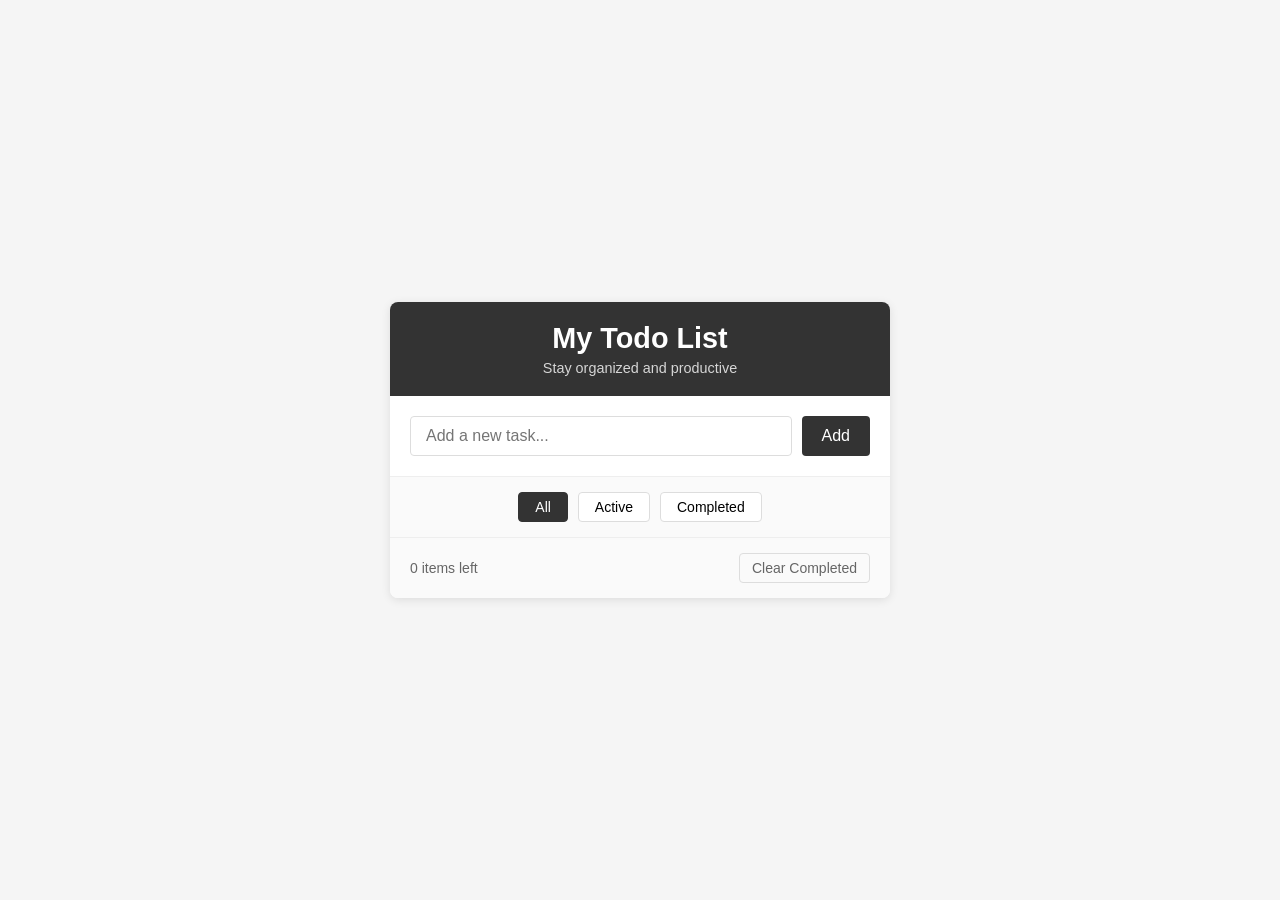
<file: To do List/index.html>
<!DOCTYPE html>
<html lang="en">
<head>
    <meta charset="UTF-8">
    <meta name="viewport" content="width=device-width, initial-scale=1.0">
    <title>Todo App - Starter Template</title>
    <link rel="stylesheet" href="styles.css">
</head>
<body>
    <div class="container">
        <div class="todo-app">
            <header class="todo-header">
                <h1>My Todo List</h1>
                <p class="subtitle">Stay organized and productive</p>
            </header>

            <div class="todo-input-container">
                <input 
                    type="text" 
                    id="todoInput" 
                    class="todo-input" 
                    placeholder="Add a new task..."
                    autocomplete="off"
                >
                <button id="addTodoBtn" class="add-btn">Add</button>
            </div>

            <div class="filter-container">
                <button class="filter-btn active" data-filter="all">All</button>
                <button class="filter-btn" data-filter="active">Active</button>
                <button class="filter-btn" data-filter="completed">Completed</button>
            </div>

            <ul id="todoList" class="todo-list">
                <!-- Todo items will be dynamically added here -->

            </ul>

            <div class="todo-footer">
                <span id="itemsLeft" class="items-left">0</span>
                <button id="clearCompletedBtn" class="clear-completed">Clear Completed</button>
            </div>
        </div>
    </div>

    <script src="app.js"></script>
</body>
</html>
</file>
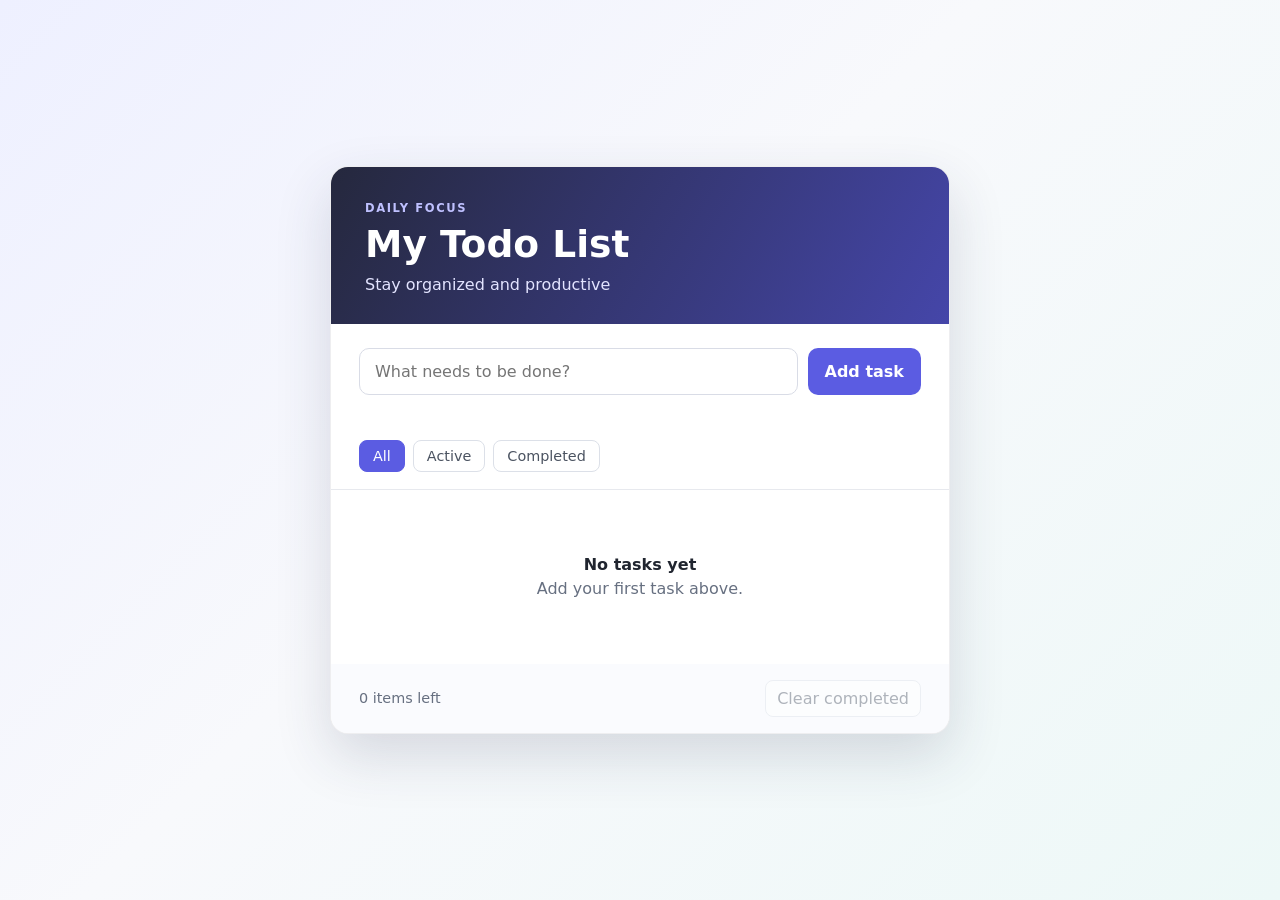
<file: ToDoList/index.html>
<!DOCTYPE html>
<html lang="en">
<head>
  <meta charset="UTF-8">
  <meta name="viewport" content="width=device-width, initial-scale=1.0">
  <meta name="description" content="A simple and persistent to-do list application.">
  <title>My Todo List</title>
  <link rel="stylesheet" href="styles.css">
</head>
<body>
  <main class="container">
    <section class="todo-app" aria-labelledby="appTitle">
      <header class="todo-header">
        <p class="eyebrow">DAILY FOCUS</p>
        <h1 id="appTitle">My Todo List</h1>
        <p class="subtitle">Stay organized and productive</p>
      </header>

      <form id="todoForm" class="todo-input-container" novalidate>
        <label class="sr-only" for="todoInput">New task</label>
        <input id="todoInput" class="todo-input" type="text" maxlength="120"
          placeholder="What needs to be done?" autocomplete="off" required>
        <button class="add-btn" type="submit">Add task</button>
      </form>
      <p id="formMessage" class="form-message" role="alert" aria-live="polite"></p>

      <nav class="filter-container" aria-label="Filter tasks">
        <button class="filter-btn active" type="button" data-filter="all" aria-pressed="true">All</button>
        <button class="filter-btn" type="button" data-filter="active" aria-pressed="false">Active</button>
        <button class="filter-btn" type="button" data-filter="completed" aria-pressed="false">Completed</button>
      </nav>

      <ul id="todoList" class="todo-list" aria-live="polite"></ul>

      <footer class="todo-footer">
        <span id="itemsLeft" class="items-left">0 items left</span>
        <button id="clearCompletedBtn" class="clear-completed" type="button">Clear completed</button>
      </footer>
    </section>
  </main>
  <script src="app.js"></script>
</body>
</html>
</file>
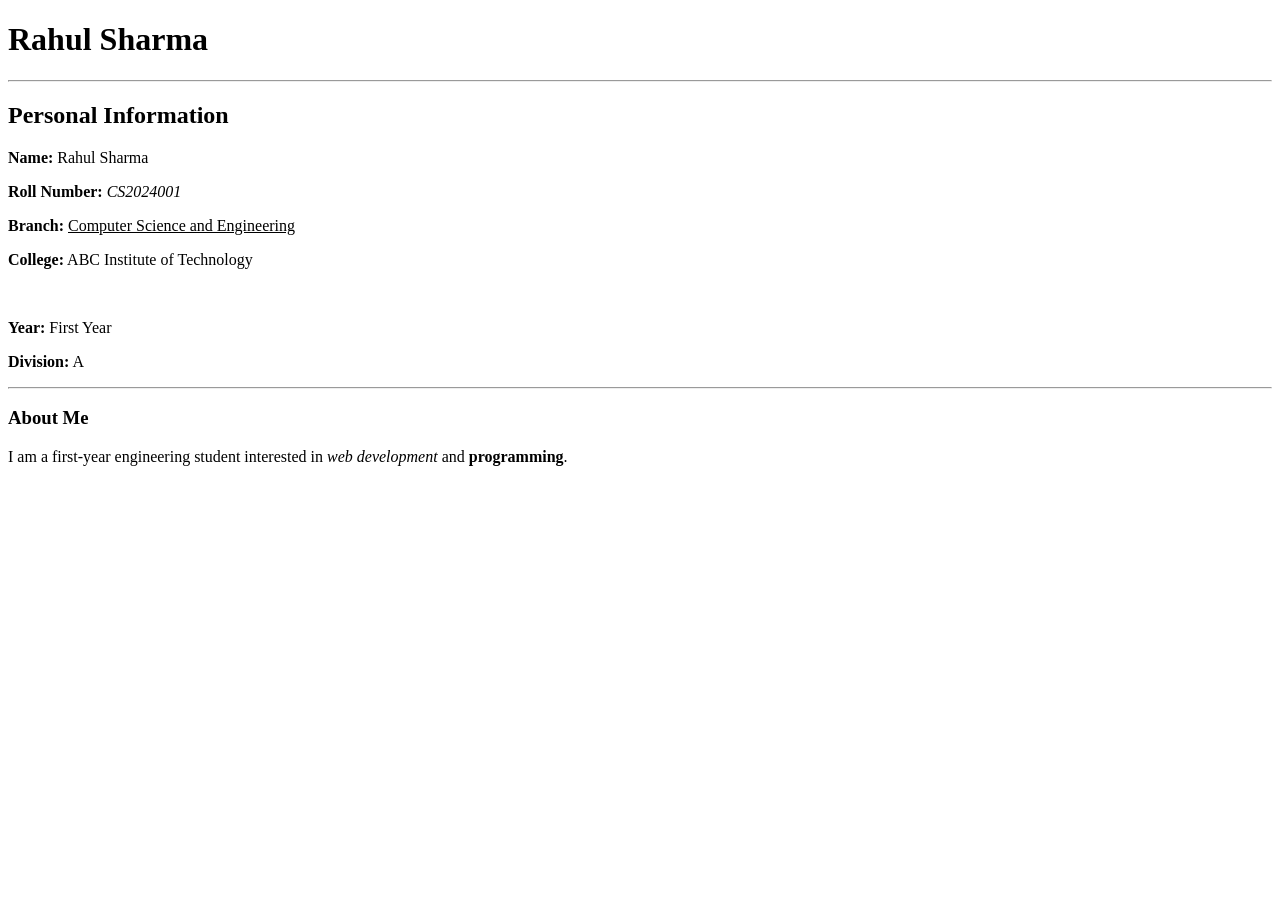
<file: displaying personal details.html>
<!DOCTYPE html>
<html>
<head>
    <title>My Personal Profile</title>
</head>

<body>

    <h1>Rahul Sharma</h1>
    <hr>

    <h2>Personal Information</h2>

    <p><b>Name:</b> Rahul Sharma</p>

    <p><b>Roll Number:</b> <i>CS2024001</i></p>

    <p><b>Branch:</b> <u>Computer Science and Engineering</u></p>

    <p><b>College:</b> ABC Institute of Technology</p>

    <br>

    <p><b>Year:</b> First Year</p>

    <p><b>Division:</b> A</p>

    <hr>

    <h3>About Me</h3>

    <p>
        I am a first-year engineering student interested in
        <i>web development</i> and <b>programming</b>.
    </p>

</body>
</html>
</file>
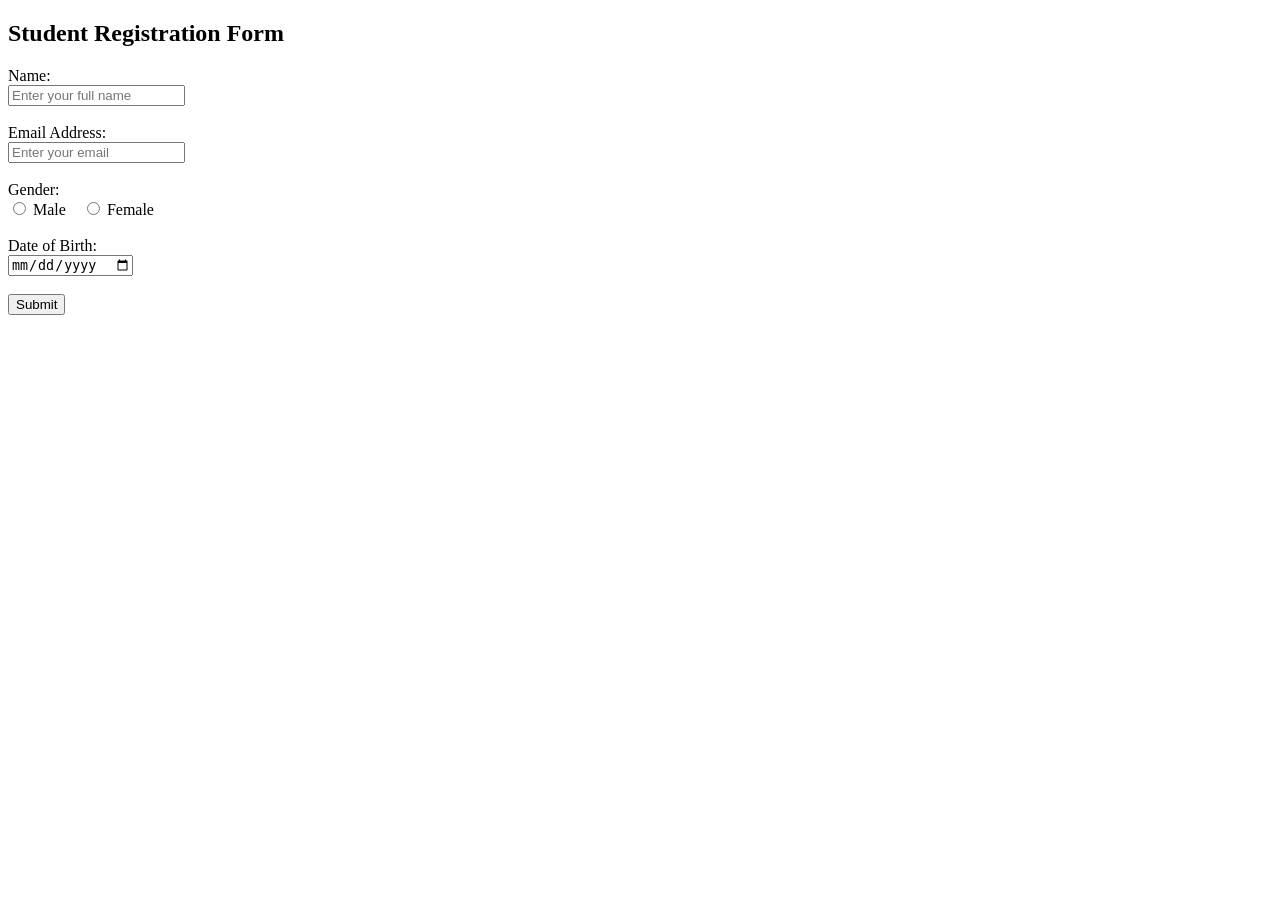
<file: form with fields name, email, gender, date of birth, and submit.html>
<!DOCTYPE html>
<html>

<head>
    <title>Student Registration Form</title>
</head>

<body>

    <h2>Student Registration Form</h2>

    <form action="#" method="post">

        <label>Name:</label><br>
        <input type="text" name="name" placeholder="Enter your full name">
        <br><br>

        <label>Email Address:</label><br>
        <input type="email" name="email" placeholder="Enter your email">
        <br><br>

        <label>Gender:</label><br>

        <input type="radio" name="gender" value="male"> Male
        &nbsp;&nbsp;

        <input type="radio" name="gender" value="female"> Female
        <br><br>

        <label>Date of Birth:</label><br>
        <input type="date" name="dob">
        <br><br>

        <input type="submit" value="Submit">

    </form>

</body>

</html>
</file>
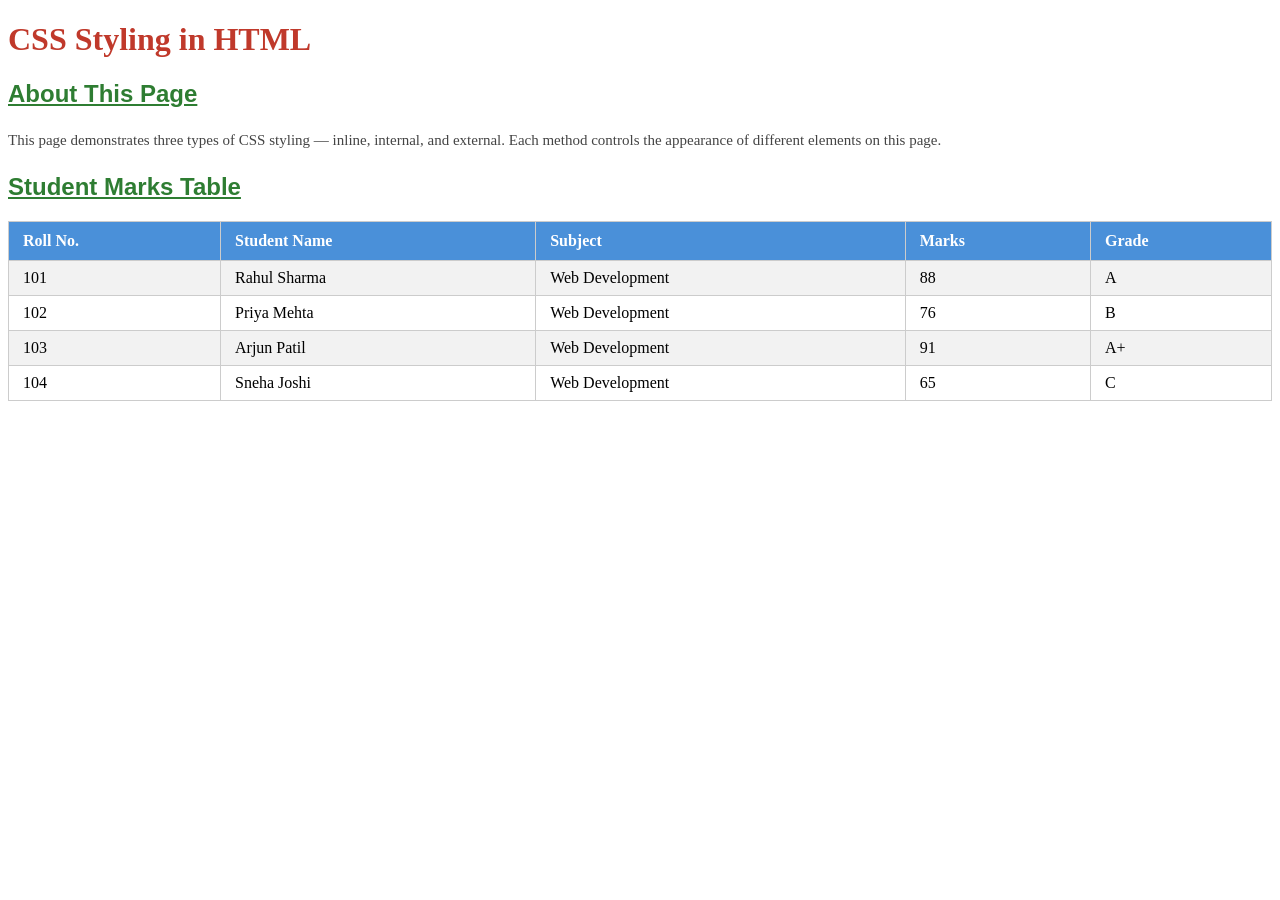
<file: internal, external, and inline CSS.html>
<!DOCTYPE html>
<html>

<head>

    <title>CSS Styling Demo</title>

    <link rel="stylesheet" href="style.css">

    <style>

        h2 {
            color: #2e7d32;
            font-family: Arial, sans-serif;
            text-decoration: underline;
        }

        p {
            font-size: 15px;
            color: #444444;
            font-family: Georgia, serif;
            line-height: 1.7;
        }

    </style>

</head>

<body>

    <h1 style="color: #c0392b; font-size: 32px;">
        CSS Styling in HTML
    </h1>

    <h2>About This Page</h2>

    <p>
        This page demonstrates three types of CSS styling —
        inline, internal, and external.
        Each method controls the appearance of different
        elements on this page.
    </p>

    <h2>Student Marks Table</h2>

    <table>

        <tr>
            <th>Roll No.</th>
            <th>Student Name</th>
            <th>Subject</th>
            <th>Marks</th>
            <th>Grade</th>
        </tr>

        <tr>
            <td>101</td>
            <td>Rahul Sharma</td>
            <td>Web Development</td>
            <td>88</td>
            <td>A</td>
        </tr>

        <tr>
            <td>102</td>
            <td>Priya Mehta</td>
            <td>Web Development</td>
            <td>76</td>
            <td>B</td>
        </tr>

        <tr>
            <td>103</td>
            <td>Arjun Patil</td>
            <td>Web Development</td>
            <td>91</td>
            <td>A+</td>
        </tr>

        <tr>
            <td>104</td>
            <td>Sneha Joshi</td>
            <td>Web Development</td>
            <td>65</td>
            <td>C</td>
        </tr>

    </table>

</body>

</html>
</file>
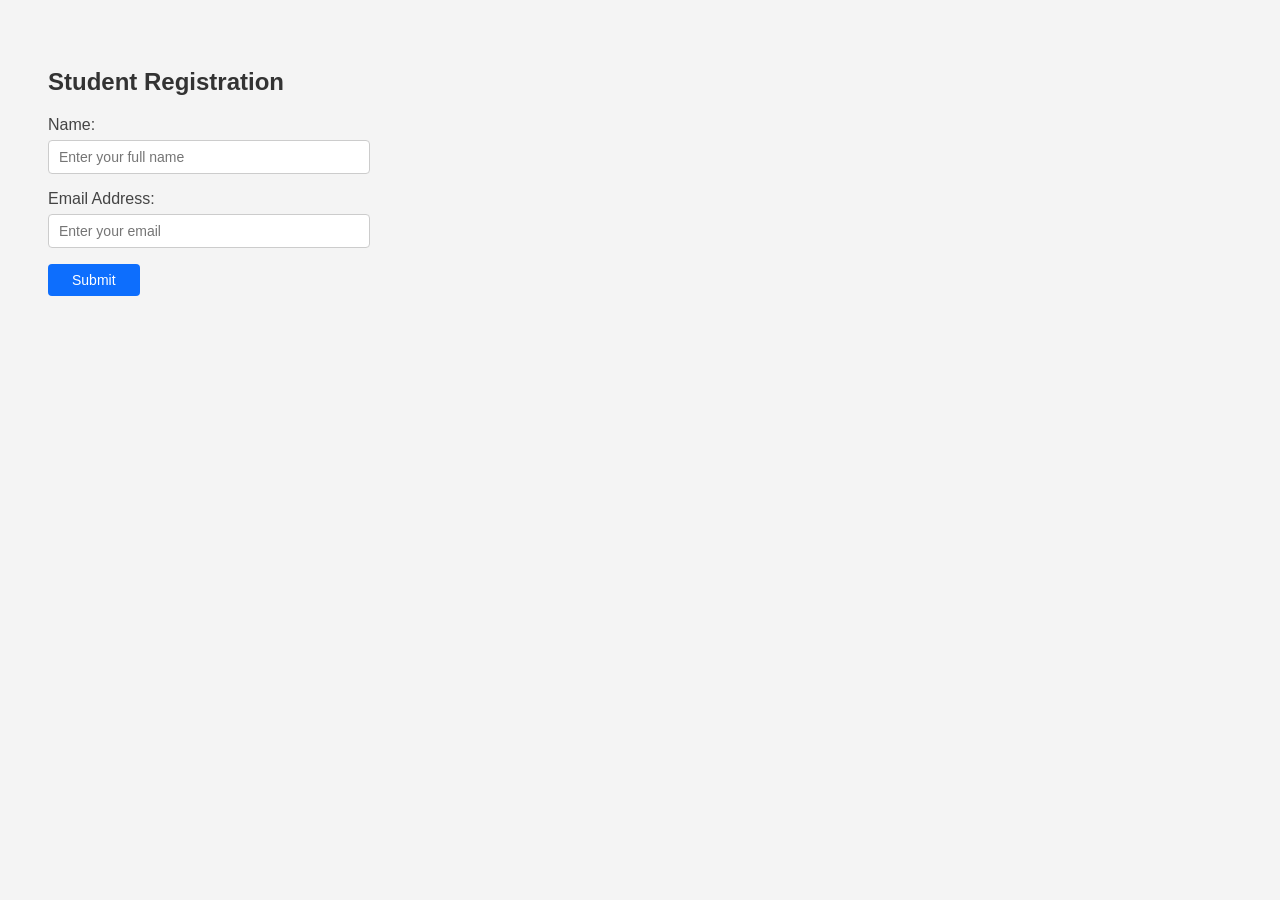
<file: JavaScript program to validate form inputs.html>
<!DOCTYPE html>
<html>

<head>

    <title>Form Validation</title>

    <style>

        body {
            font-family: Arial, sans-serif;
            padding: 40px;
            background-color: #f4f4f4;
        }

        h2 {
            color: #333;
        }

        .form-group {
            margin-bottom: 16px;
        }

        label {
            display: block;
            margin-bottom: 6px;
            font-weight: 500;
            color: #444;
        }

        input[type="text"],
        input[type="email"] {
            width: 300px;
            padding: 8px 10px;
            font-size: 14px;
            border: 1px solid #ccc;
            border-radius: 4px;
        }

        input[type="submit"] {
            padding: 8px 24px;
            background-color: #0d6efd;
            color: white;
            border: none;
            border-radius: 4px;
            font-size: 14px;
            cursor: pointer;
        }

        input[type="submit"]:hover {
            background-color: #0b5ed7;
        }

    </style>

</head>

<body>

    <h2>Student Registration</h2>

    <form onsubmit="return validate()">

        <div class="form-group">

            <label for="name">Name:</label>

            <input type="text"
                   id="name"
                   placeholder="Enter your full name">

        </div>

        <div class="form-group">

            <label for="email">Email Address:</label>

            <input type="email"
                   id="email"
                   placeholder="Enter your email">

        </div>

        <div class="form-group">

            <input type="submit"
                   value="Submit">

        </div>

    </form>

    <script>

        function validate() {

            var name =
                document.getElementById("name").value.trim();

            var email =
                document.getElementById("email").value.trim();

            var emailPattern =
                /^[^\s@]+@[^\s@]+\.[^\s@]+$/;

            if (name === "") {

                alert("Error: Name field cannot be empty.");

                return false;
            }

            if (email === "") {

                alert("Error: Email field cannot be empty.");

                return false;
            }

            if (!emailPattern.test(email)) {

                alert("Error: Please enter a valid email address.");

                return false;
            }

            alert("Success! Form submitted successfully.");

            return true;
        }

    </script>

</body>

</html>
</file>
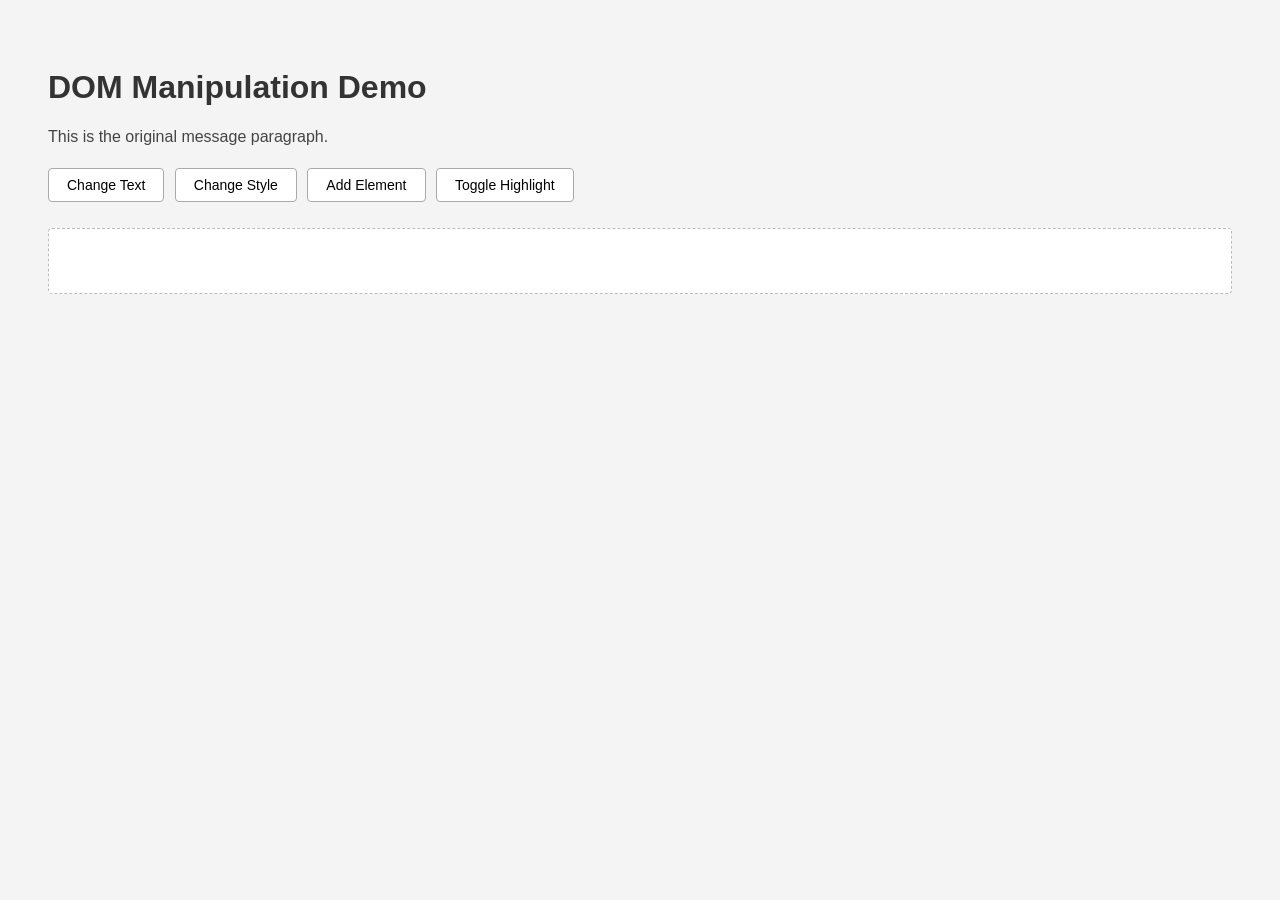
<file: JavaScript to display dynamic content using.html>
<!DOCTYPE html>
<html>

<head>

    <title>DOM Manipulation Demo</title>

    <style>

        body {
            font-family: Arial, sans-serif;
            padding: 40px;
            background-color: #f4f4f4;
        }

        h1 {
            color: #333;
        }

        p {
            font-size: 16px;
            color: #444;
        }

        button {
            padding: 8px 18px;
            margin: 6px 6px 6px 0;
            font-size: 14px;
            border: 1px solid #aaa;
            border-radius: 4px;
            cursor: pointer;
            background-color: #ffffff;
        }

        button:hover {
            background-color: #e2e6ea;
        }

        #output {
            margin-top: 20px;
            padding: 12px;
            border: 1px dashed #bbb;
            border-radius: 4px;
            background-color: #ffffff;
            min-height: 40px;
        }

        .highlight {
            background-color: yellow;
            font-weight: bold;
            padding: 4px 8px;
            border-radius: 4px;
        }

    </style>

</head>

<body>

    <h1 id="mainTitle">
        DOM Manipulation Demo
    </h1>

    <p id="message">
        This is the original message paragraph.
    </p>

    <button onclick="changeText()">
        Change Text
    </button>

    <button onclick="changeStyle()">
        Change Style
    </button>

    <button onclick="addElement()">
        Add Element
    </button>

    <button onclick="toggleClass()">
        Toggle Highlight
    </button>

    <div id="output"></div>

    <script>

        var counter = 1;

        function changeText() {

            document.getElementById("mainTitle").textContent =
                "Title Changed by JavaScript!";

            document.getElementById("message").textContent =
                "The paragraph text has been updated using DOM manipulation.";
        }

        function changeStyle() {

            var message =
                document.getElementById("message");

            message.style.color = "#c0392b";
            message.style.fontSize = "20px";
        }

        function addElement() {

            var output =
                document.getElementById("output");

            var newPara =
                document.createElement("p");

            newPara.textContent =
                "New paragraph added — item number " + counter;

            output.appendChild(newPara);

            counter++;
        }

        function toggleClass() {

            document.getElementById("message")
                    .classList.toggle("highlight");
        }

    </script>

</body>

</html>
</file>
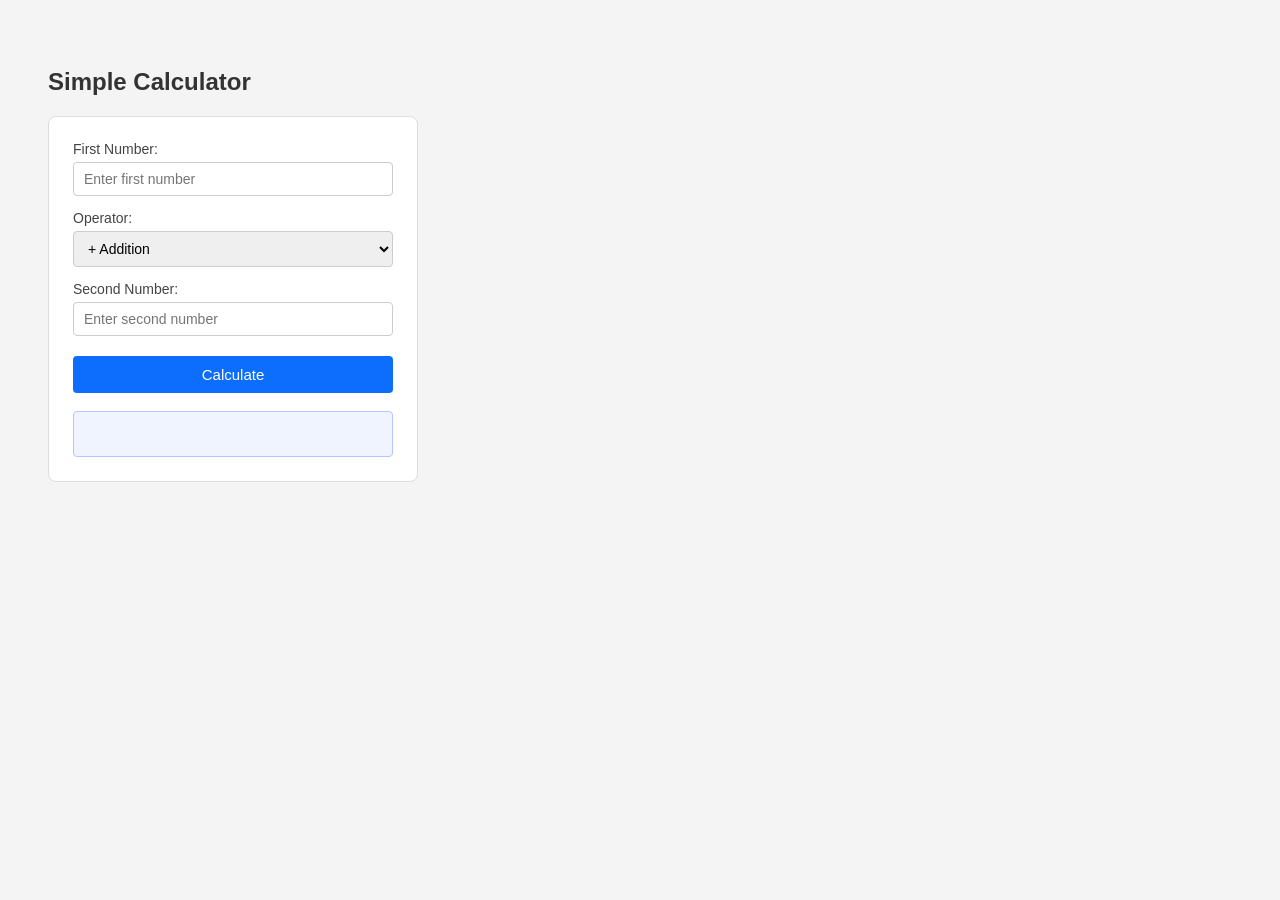
<file: simple calculator.html>
<!DOCTYPE html>
<html>

<head>

    <title>Simple Calculator</title>

    <style>

        body {
            font-family: Arial, sans-serif;
            padding: 40px;
            background-color: #f4f4f4;
        }

        h2 {
            color: #333;
        }

        .calculator {
            background-color: #ffffff;
            padding: 24px;
            border-radius: 8px;
            border: 1px solid #ddd;
            width: 320px;
        }

        .form-group {
            margin-bottom: 14px;
        }

        label {
            display: block;
            margin-bottom: 5px;
            font-size: 14px;
            color: #444;
            font-weight: 500;
        }

        input[type="number"],
        select {
            width: 100%;
            padding: 8px 10px;
            font-size: 14px;
            border: 1px solid #ccc;
            border-radius: 4px;
            box-sizing: border-box;
        }

        input[type="button"] {
            width: 100%;
            padding: 10px;
            background-color: #0d6efd;
            color: white;
            border: none;
            border-radius: 4px;
            font-size: 15px;
            cursor: pointer;
            margin-top: 6px;
        }

        input[type="button"]:hover {
            background-color: #0b5ed7;
        }

        #result {
            margin-top: 18px;
            padding: 12px;
            background-color: #f0f4ff;
            border: 1px solid #b3c6ff;
            border-radius: 4px;
            font-size: 16px;
            color: #1a1a2e;
            min-height: 20px;
        }

    </style>

</head>

<body>

    <h2>Simple Calculator</h2>

    <div class="calculator">

        <div class="form-group">

            <label for="num1">First Number:</label>

            <input type="number"
                   id="num1"
                   placeholder="Enter first number">

        </div>

        <div class="form-group">

            <label for="operator">Operator:</label>

            <select id="operator">

                <option value="+">
                    + Addition
                </option>

                <option value="-">
                    − Subtraction
                </option>

                <option value="*">
                    × Multiplication
                </option>

                <option value="/">
                    ÷ Division
                </option>

            </select>

        </div>

        <div class="form-group">

            <label for="num2">Second Number:</label>

            <input type="number"
                   id="num2"
                   placeholder="Enter second number">

        </div>

        <input type="button"
               value="Calculate"
               onclick="calculate()">

        <div id="result"></div>

    </div>

    <script>

        function calculate() {

            var num1 =
                parseFloat(document.getElementById("num1").value);

            var num2 =
                parseFloat(document.getElementById("num2").value);

            var operator =
                document.getElementById("operator").value;

            var result;

            if (isNaN(num1) || isNaN(num2)) {

                document.getElementById("result").textContent =
                    "Error: Please enter valid numbers.";

                return;
            }

            switch (operator) {

                case "+":
                    result = num1 + num2;
                    break;

                case "-":
                    result = num1 - num2;
                    break;

                case "*":
                    result = num1 * num2;
                    break;

                case "/":

                    if (num2 === 0) {

                        document.getElementById("result").textContent =
                            "Error: Division by zero is not allowed.";

                        return;
                    }

                    result = num1 / num2;
                    break;

                default:

                    document.getElementById("result").textContent =
                        "Invalid Operator";

                    return;
            }

            document.getElementById("result").textContent =
                "Result: " + num1 + " " + operator + " " + num2 + " = " + result;
        }

    </script>

</body>

</html>
</file>
<file: To do List/styles.css>
* {
    margin: 0;
    padding: 0;
    box-sizing: border-box;
}

body {
    font-family: -apple-system, BlinkMacSystemFont, 'Segoe UI', Roboto, Oxygen, Ubuntu, Cantarell, sans-serif;
    background: #f5f5f5;
    min-height: 100vh;
    display: flex;
    align-items: center;
    justify-content: center;
    padding: 20px;
}

.container {
    width: 100%;
    max-width: 500px;
}

.todo-app {
    background: white;
    border-radius: 8px;
    box-shadow: 0 2px 10px rgba(0, 0, 0, 0.1);
    overflow: hidden;
}

.todo-header {
    background: #333;
    color: white;
    padding: 20px;
    text-align: center;
}

.todo-header h1 {
    font-size: 1.8rem;
    font-weight: 600;
    margin-bottom: 5px;
}

.subtitle {
    font-size: 0.9rem;
    opacity: 0.8;
}

.todo-input-container {
    display: flex;
    gap: 10px;
    padding: 20px;
    border-bottom: 1px solid #eee;
}

.todo-input {
    flex: 1;
    padding: 10px 15px;
    font-size: 16px;
    border: 1px solid #ddd;
    border-radius: 4px;
    outline: none;
}

.todo-input:focus {
    border-color: #333;
}

.add-btn {
    padding: 10px 20px;
    background: #333;
    color: white;
    border: none;
    border-radius: 4px;
    font-size: 16px;
    cursor: pointer;
}

.add-btn:hover {
    background: #555;
}

.filter-container {
    display: flex;
    justify-content: center;
    gap: 10px;
    padding: 15px;
    background: #fafafa;
}

.filter-btn {
    padding: 6px 16px;
    border: 1px solid #ddd;
    background: white;
    border-radius: 4px;
    font-size: 14px;
    cursor: pointer;
}

.filter-btn:hover {
    background: #f5f5f5;
}

.filter-btn.active {
    background: #333;
    color: white;
    border-color: #333;
}

.todo-list {
    list-style: none;
    max-height: 400px;
    overflow-y: auto;
}

.todo-item {
    display: flex;
    align-items: center;
    padding: 15px 20px;
    border-bottom: 1px solid #eee;
}

.todo-item:hover {
    background-color: #fafafa;
}

.todo-item.completed {
    opacity: 0.6;
}

.todo-checkbox {
    width: 18px;
    height: 18px;
    margin-right: 12px;
    cursor: pointer;
}

.todo-text {
    flex: 1;
    font-size: 16px;
    color: #333;
}

.todo-item.completed .todo-text {
    text-decoration: line-through;
    color: #999;
}

.delete-btn {
    width: 28px;
    height: 28px;
    background: transparent;
    color: #999;
    border: none;
    border-radius: 4px;
    font-size: 24px;
    line-height: 1;
    cursor: pointer;
    opacity: 0;
    display: flex;
    align-items: center;
    justify-content: center;
}

.todo-item:hover .delete-btn {
    opacity: 1;
}

.delete-btn:hover {
    background: #f5f5f5;
    color: #333;
}

.todo-footer {
    display: flex;
    justify-content: space-between;
    align-items: center;
    padding: 15px 20px;
    background: #fafafa;
    border-top: 1px solid #eee;
}

.items-left {
    color: #666;
    font-size: 14px;
}

.clear-completed {
    padding: 6px 12px;
    background: transparent;
    color: #666;
    border: 1px solid #ddd;
    border-radius: 4px;
    font-size: 14px;
    cursor: pointer;
}

.clear-completed:hover {
    background: #f5f5f5;
}

/* Scrollbar styling */
.todo-list::-webkit-scrollbar {
    width: 6px;
}

.todo-list::-webkit-scrollbar-track {
    background: #f1f1f1;
}

.todo-list::-webkit-scrollbar-thumb {
    background: #ccc;
    border-radius: 3px;
}

.todo-list::-webkit-scrollbar-thumb:hover {
    background: #999;
}

/* Responsive design */
@media (max-width: 600px) {
    .todo-header h1 {
        font-size: 2rem;
    }
    
    .todo-input-container {
        flex-direction: column;
    }
    
    .add-btn {
        width: 100%;
        justify-content: center;
    }
    
    .filter-container {
        flex-wrap: wrap;
    }
    
    .todo-item {
        padding: 15px 20px;
    }
}
</file>
<file: ToDoList/styles.css>
:root {
    --ink: #20252f;
    --muted: #677081;
    --line: #e7e9ee;
    --paper: #ffffff;
    --accent: #5b5ce2;
    --accent-dark: #4949c8;
    --soft: #f6f7fb;
}

* {
    box-sizing: border-box;
}

body {
    margin: 0;
    min-width: 320px;
    font-family: Inter, ui-sans-serif, system-ui, -apple-system, "Segoe UI", sans-serif;
    color: var(--ink);
    background: linear-gradient(135deg, #eef0ff 0%, #f8f9fc 45%, #edf8f7 100%);
}

button,
input {
    font: inherit;
}

button {
    cursor: pointer;
}

.container {
    min-height: 100vh;
    display: grid;
    place-items: center;
    padding: 28px 18px;
}

.todo-app {
    width: min(100%, 620px);
    overflow: hidden;
    background: var(--paper);
    border: 1px solid rgba(38, 45, 70, 0.08);
    border-radius: 18px;
    box-shadow: 0 22px 55px rgba(46, 51, 83, 0.16);
}

.todo-header {
    padding: 34px 34px 30px;
    color: #ffffff;
    background: linear-gradient(120deg, #25283d, #4546a9);
}

.eyebrow {
    margin: 0 0 9px;
    color: #bfc1ff;
    font-size: 0.72rem;
    font-weight: 800;
    letter-spacing: 0.14em;
}

h1 {
    margin: 0;
    font-size: clamp(1.8rem, 5vw, 2.35rem);
    line-height: 1.1;
}

.subtitle {
    margin: 9px 0 0;
    color: #e3e4ff;
}

.todo-input-container {
    display: flex;
    gap: 10px;
    padding: 24px 28px 7px;
}

.todo-input {
    flex: 1;
    min-width: 0;
    padding: 13px 15px;
    color: var(--ink);
    border: 1px solid #d9dce6;
    border-radius: 10px;
    outline: 0;
    transition: border-color 0.2s, box-shadow 0.2s;
}

.todo-input:focus {
    border-color: var(--accent);
    box-shadow: 0 0 0 4px rgba(91, 92, 226, 0.14);
}

.add-btn {
    padding: 12px 17px;
    color: #ffffff;
    background: var(--accent);
    border: 0;
    border-radius: 10px;
    font-weight: 700;
    transition: background 0.2s, transform 0.15s;
}

.add-btn:hover {
    background: var(--accent-dark);
}

.add-btn:active {
    transform: translateY(1px);
}

.form-message {
    min-height: 21px;
    margin: 0;
    padding: 0 28px;
    color: #bd354c;
    font-size: 0.84rem;
}

.filter-container {
    display: flex;
    gap: 8px;
    padding: 17px 28px;
    border-bottom: 1px solid var(--line);
}

.filter-btn {
    padding: 7px 13px;
    color: #4b5361;
    background: #ffffff;
    border: 1px solid #dce0e8;
    border-radius: 8px;
    font-size: 0.9rem;
}

.filter-btn:hover {
    background: var(--soft);
}

.filter-btn.active {
    color: #ffffff;
    background: var(--accent);
    border-color: var(--accent);
}

.todo-list {
    min-height: 174px;
    max-height: 365px;
    margin: 0;
    padding: 0;
    overflow: auto;
    list-style: none;
}

.todo-item {
    display: flex;
    align-items: center;
    gap: 13px;
    padding: 15px 28px;
    border-bottom: 1px solid var(--line);
    transition: background 0.15s;
}

.todo-item:hover {
    background: #fafaff;
}

.todo-item.completed .todo-text {
    color: #9aa2b1;
    text-decoration: line-through;
}

.todo-checkbox {
    width: 19px;
    height: 19px;
    margin: 0;
    accent-color: var(--accent);
    cursor: pointer;
}

.todo-text {
    flex: 1;
    min-width: 0;
    overflow-wrap: anywhere;
}

.delete-btn {
    width: 31px;
    height: 31px;
    flex: 0 0 31px;
    color: #9aa2b1;
    background: transparent;
    border: 0;
    border-radius: 8px;
    font-size: 1.45rem;
    line-height: 1;
    opacity: 0.55;
}

.delete-btn:hover {
    color: #c62e4c;
    background: #fff0f3;
    opacity: 1;
}

.empty-state {
    display: grid;
    min-height: 174px;
    place-items: center;
    padding: 30px;
    color: var(--muted);
    text-align: center;
}

.empty-state strong {
    display: block;
    margin-bottom: 5px;
    color: var(--ink);
}

.todo-footer {
    display: flex;
    align-items: center;
    justify-content: space-between;
    gap: 16px;
    padding: 16px 28px;
    background: #fafbfe;
}

.items-left {
    color: var(--muted);
    font-size: 0.9rem;
}

.clear-completed {
    padding: 8px 11px;
    color: #535c6b;
    background: #ffffff;
    border: 1px solid #dce0e8;
    border-radius: 8px;
}

.clear-completed:hover:not(:disabled) {
    color: #c62e4c;
    border-color: #c62e4c;
}

.clear-completed:disabled {
    cursor: not-allowed;
    opacity: 0.45;
}

.sr-only {
    position: absolute;
    width: 1px;
    height: 1px;
    padding: 0;
    margin: -1px;
    overflow: hidden;
    clip: rect(0, 0, 0, 0);
    white-space: nowrap;
    border: 0;
}

@media (max-width: 480px) {
    .todo-header {
        padding: 27px 20px 24px;
    }

    .todo-input-container {
        padding: 20px 20px 7px;
    }

    .filter-container {
        padding: 16px 20px;
    }

    .todo-item {
        padding: 14px 20px;
    }

    .todo-footer {
        padding: 15px 20px;
    }

    .form-message {
        padding: 0 20px;
    }

    .add-btn {
        padding: 12px;
    }

    .filter-btn {
        flex: 1;
        padding: 8px 5px;
    }
}
</file>
<file: style.css>
table {
    border-collapse: collapse;
    width: 100%;
    margin-top: 16px;
}

th {
    background-color: #4a90d9;
    color: white;
    padding: 10px 14px;
    text-align: left;
    border: 1px solid #ccc;
}

td {
    padding: 8px 14px;
    border: 1px solid #ccc;
}

tr:nth-child(even) {
    background-color: #f2f2f2;
}
</file>
